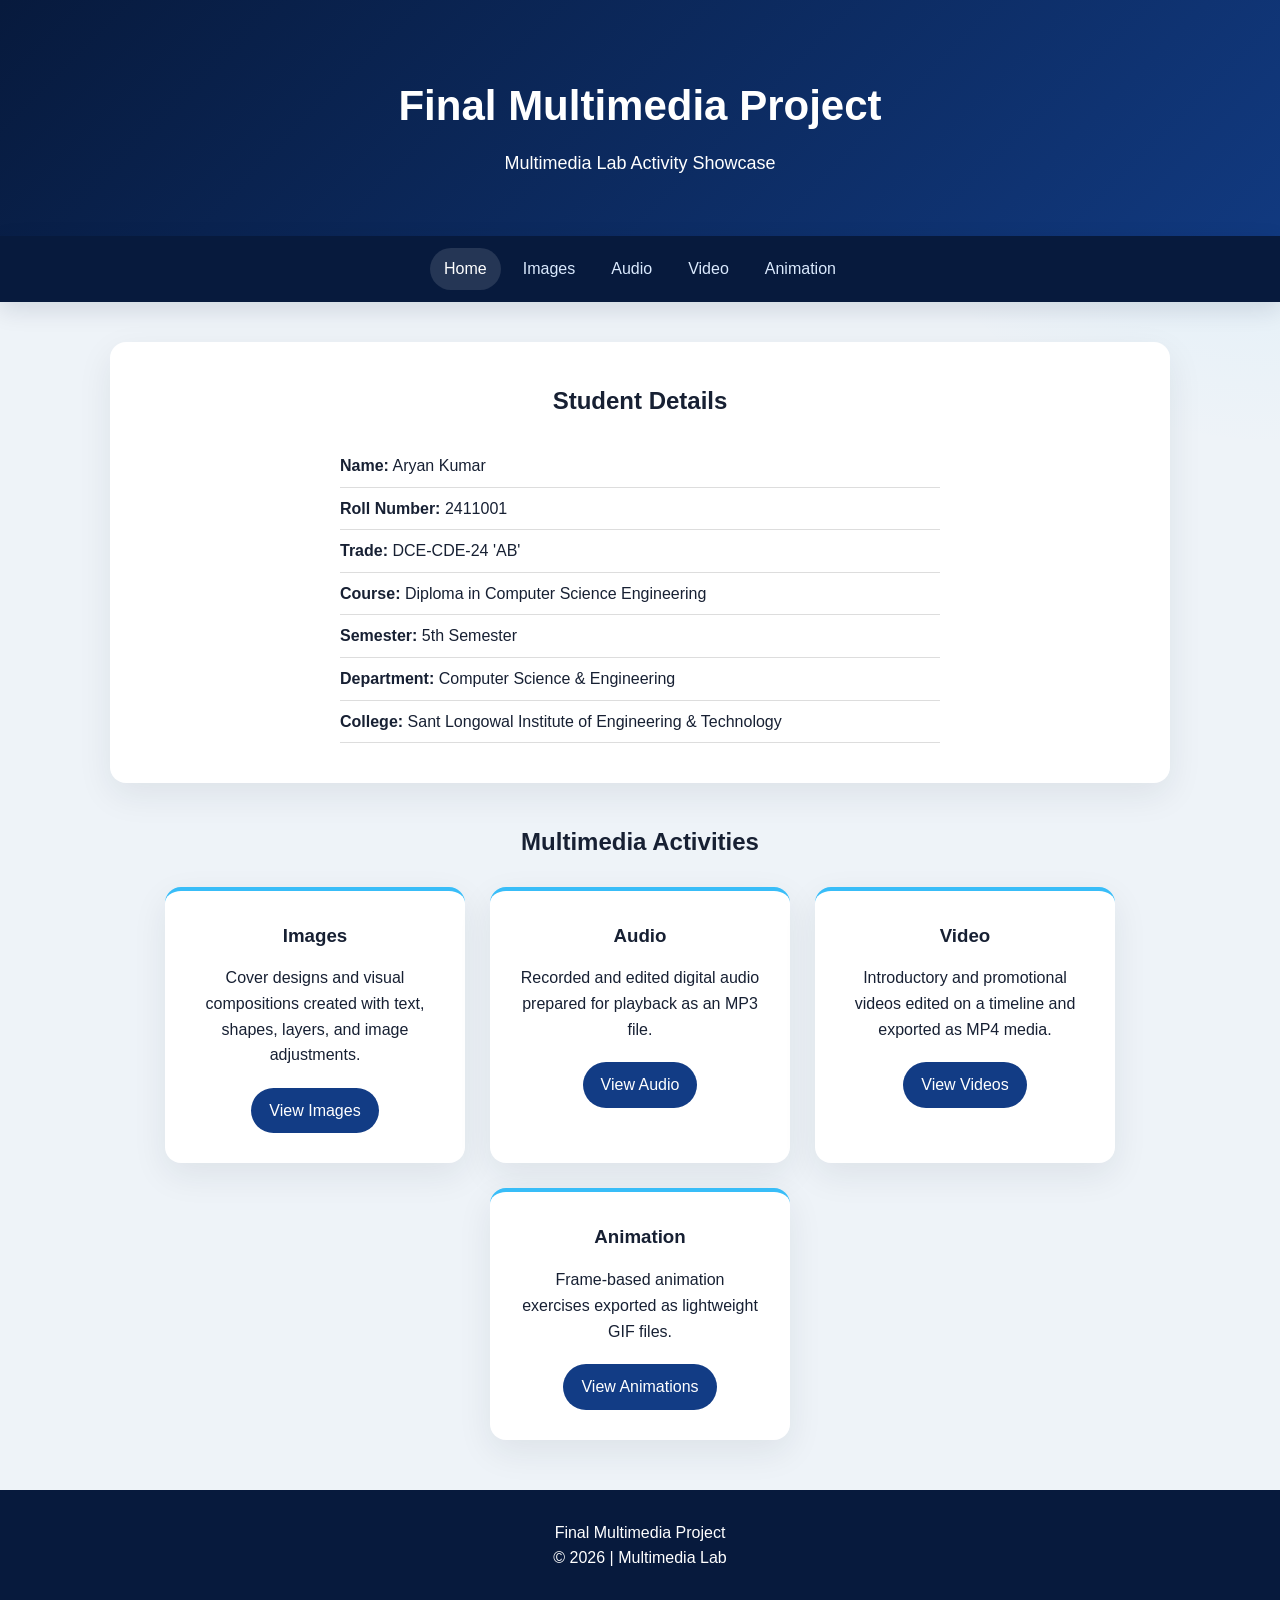
<file: index.html>
<!DOCTYPE html>
<html lang="en">
<head>
    <meta charset="UTF-8">
    <meta name="viewport" content="width=device-width, initial-scale=1.0">

    <title>Final Multimedia Project</title>

    <link rel="stylesheet" href="style.css">
</head>

<body>

    <!-- Header / Hero Section -->
    <header class="hero">
        <h1>Final Multimedia Project</h1>
        <p>Multimedia Lab Activity Showcase</p>
    </header>


    <!-- Navigation -->
    <nav class="navbar" aria-label="Main navigation">
        <a class="active" href="index.html">Home</a>
        <a href="images.html">Images</a>
        <a href="audio.html">Audio</a>
        <a href="video.html">Video</a>
        <a href="animations.html">Animation</a>
    </nav>


    <!-- Student Details -->
    <main>

        <section id="home" class="student-section">

            <h2>Student Details</h2>

            <div class="student-details">

                <p><strong>Name:</strong> Aryan Kumar</p>

                <p><strong>Roll Number:</strong> 2411001</p>

                <p><strong>Trade:</strong> DCE-CDE-24 'AB'</p>

                <p><strong>Course:</strong> Diploma in Computer Science Engineering</p>

                <p><strong>Semester:</strong> 5th Semester</p>

                <p><strong>Department:</strong> Computer Science & Engineering</p>

                <p><strong>College:</strong> Sant Longowal Institute of Engineering & Technology</p>

            </div>

        </section>


        <!-- Activities -->
        <section id="activities" class="activities-section">

            <h2>Multimedia Activities</h2>

            <div class="activity-container">

                <div class="activity-card" id="images">
                    <h3>Images</h3>
                    <p>
                        Cover designs and visual compositions created with
                        text, shapes, layers, and image adjustments.
                    </p>

                    <a href="images.html">View Images</a>
                </div>


                <div class="activity-card" id="audio">
                    <h3>Audio</h3>
                    <p>
                        Recorded and edited digital audio prepared for
                        playback as an MP3 file.
                    </p>

                    <a href="audio.html">View Audio</a>
                </div>


                <div class="activity-card" id="video">
                    <h3>Video</h3>
                    <p>
                        Introductory and promotional videos edited on a
                        timeline and exported as MP4 media.
                    </p>

                    <a href="video.html">View Videos</a>
                </div>

                <div class="activity-card" id="animation">
                    <h3>Animation</h3>
                    <p>
                        Frame-based animation exercises exported as
                        lightweight GIF files.
                    </p>

                    <a href="animations.html">View Animations</a>
                </div>

            </div>

        </section>

    </main>


    <!-- Footer -->
    <footer class="footer">

        <p>Final Multimedia Project</p>
        <p>© 2026 | Multimedia Lab</p>

    </footer>

</body>
</html>
</file>
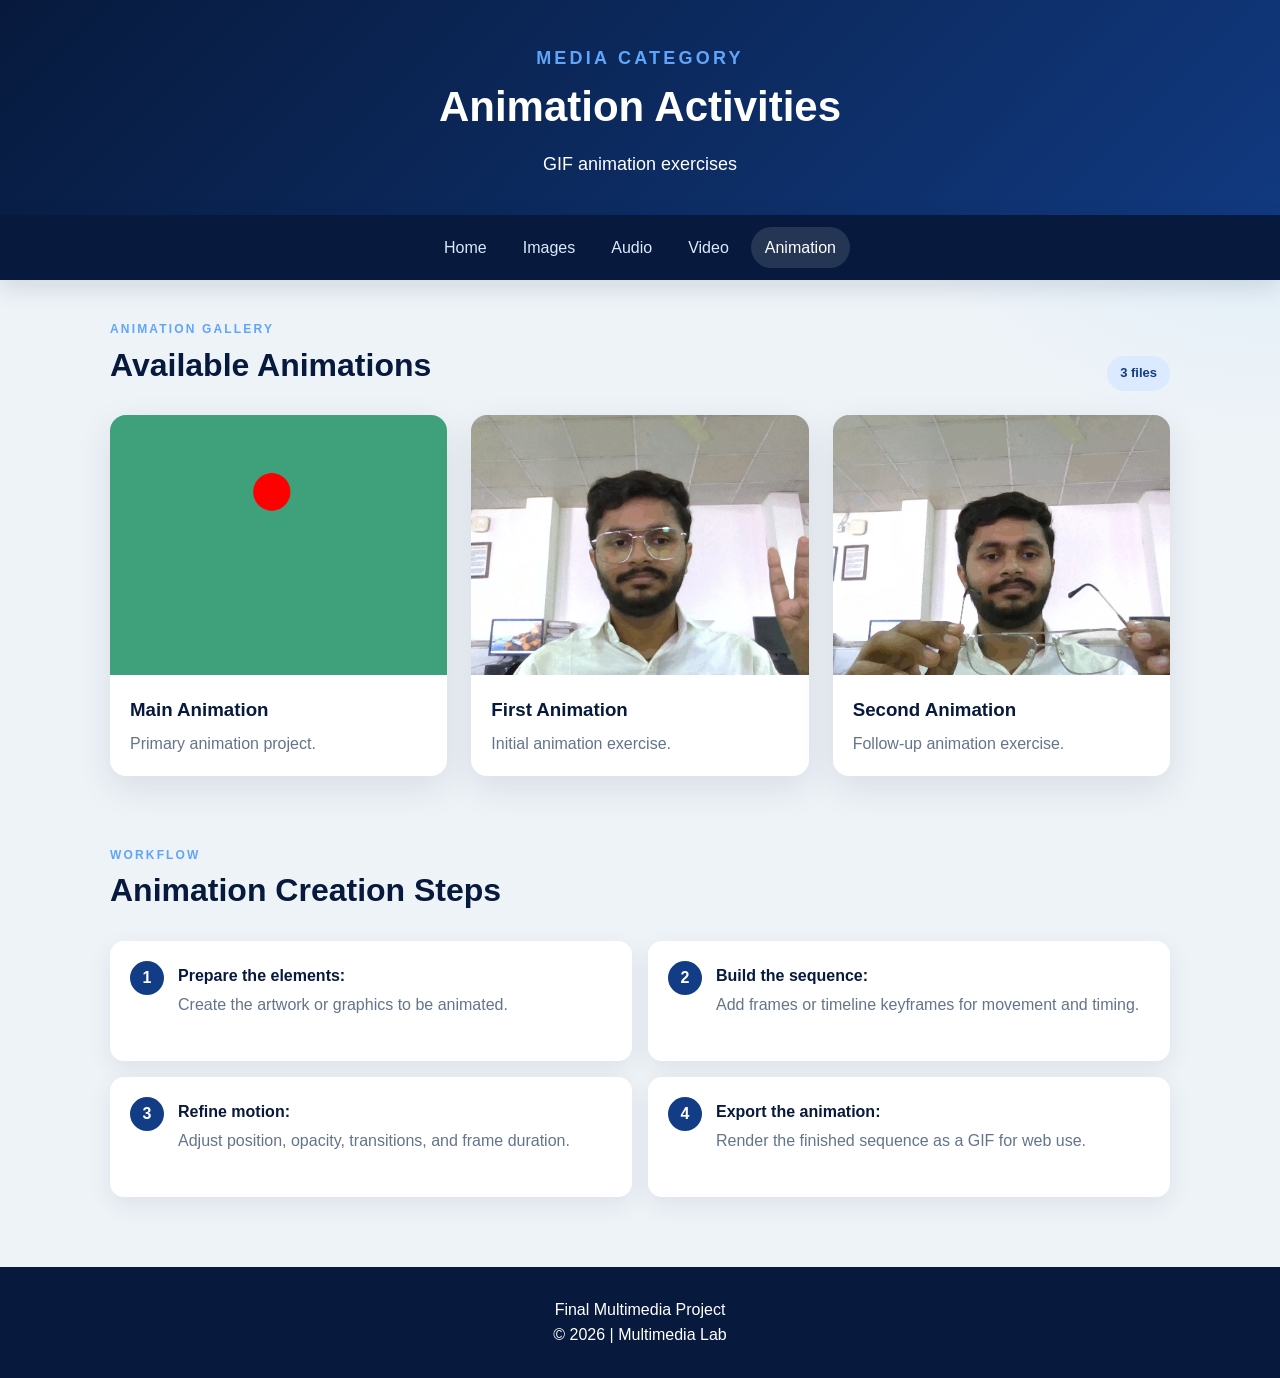
<file: animations.html>
<!DOCTYPE html>
<html lang="en">
<head>
    <meta charset="UTF-8">
    <meta name="viewport" content="width=device-width, initial-scale=1.0">
    <title>Animation Activities | Multimedia Project</title>
    <link rel="stylesheet" href="style.css">
</head>
<body>
    <header class="hero compact"><p class="eyebrow">MEDIA CATEGORY</p><h1>Animation Activities</h1><p>GIF animation exercises</p></header>
    <nav class="navbar" aria-label="Main navigation">
        <a href="index.html">Home</a><a href="images.html">Images</a><a href="audio.html">Audio</a><a href="video.html">Video</a><a class="active" href="animations.html">Animation</a>
    </nav>
    <main>
        <section class="content-section">
            <div class="section-heading"><div><p class="eyebrow">ANIMATION GALLERY</p><h2>Available Animations</h2></div><span class="status-pill">3 files</span></div>
            <div class="media-grid">
                <article class="media-card"><a class="media-link" href="animation/Animation.gif" target="_blank" rel="noopener"><img src="animation/Animation.gif" alt="Main multimedia animation"></a><div class="media-info"><h3>Main Animation</h3><p>Primary animation project.</p></div></article>
                <article class="media-card"><a class="media-link" href="animation/first.gif" target="_blank" rel="noopener"><img src="animation/first.gif" alt="First animation exercise"></a><div class="media-info"><h3>First Animation</h3><p>Initial animation exercise.</p></div></article>
                <article class="media-card"><a class="media-link" href="animation/Second.gif" target="_blank" rel="noopener"><img src="animation/Second.gif" alt="Second animation exercise"></a><div class="media-info"><h3>Second Animation</h3><p>Follow-up animation exercise.</p></div></article>
            </div>
        </section>
        <section class="content-section process-section">
            <div class="section-heading"><div><p class="eyebrow">WORKFLOW</p><h2>Animation Creation Steps</h2></div></div>
            <ol class="process-list">
                <li><strong>Prepare the elements:</strong> Create the artwork or graphics to be animated.</li>
                <li><strong>Build the sequence:</strong> Add frames or timeline keyframes for movement and timing.</li>
                <li><strong>Refine motion:</strong> Adjust position, opacity, transitions, and frame duration.</li>
                <li><strong>Export the animation:</strong> Render the finished sequence as a GIF for web use.</li>
            </ol>
        </section>
    </main>
    <footer class="footer"><p>Final Multimedia Project</p><p>© 2026 | Multimedia Lab</p></footer>
</body>
</html>
</file>
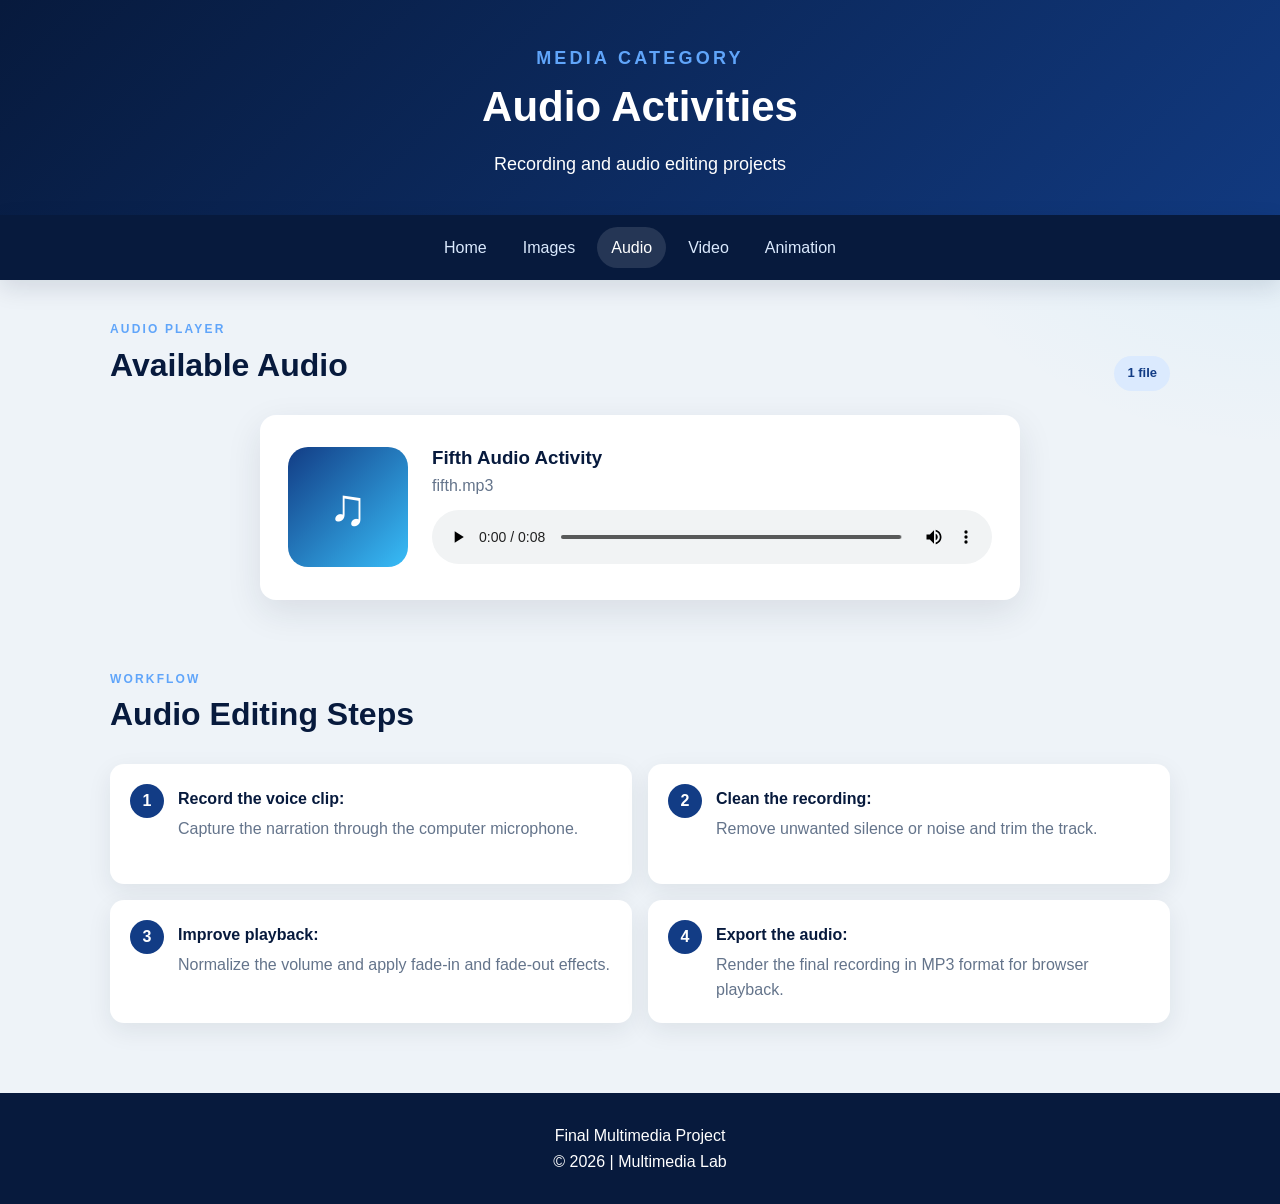
<file: audio.html>
<!DOCTYPE html>
<html lang="en">
<head>
    <meta charset="UTF-8">
    <meta name="viewport" content="width=device-width, initial-scale=1.0">
    <title>Audio Activities | Multimedia Project</title>
    <link rel="stylesheet" href="style.css">
</head>
<body class="audio-page">
    <header class="hero compact"><p class="eyebrow">MEDIA CATEGORY</p><h1>Audio Activities</h1><p>Recording and audio editing projects</p></header>
    <nav class="navbar" aria-label="Main navigation">
        <a href="index.html">Home</a><a href="images.html">Images</a><a class="active" href="audio.html">Audio</a><a href="video.html">Video</a><a href="animations.html">Animation</a>
    </nav>
    <main>
        <section class="content-section">
            <div class="section-heading"><div><p class="eyebrow">AUDIO PLAYER</p><h2>Available Audio</h2></div><span class="status-pill">1 file</span></div>
            <article class="audio-card">
                <div class="audio-icon" aria-hidden="true">♫</div>
                <div class="audio-details"><h3>Fifth Audio Activity</h3><p>fifth.mp3</p><audio controls preload="metadata"><source src="audio/fifth.mp3" type="audio/mpeg">Your browser does not support the audio element.</audio></div>
            </article>
        </section>
        <section class="content-section process-section">
            <div class="section-heading"><div><p class="eyebrow">WORKFLOW</p><h2>Audio Editing Steps</h2></div></div>
            <ol class="process-list">
                <li><strong>Record the voice clip:</strong> Capture the narration through the computer microphone.</li>
                <li><strong>Clean the recording:</strong> Remove unwanted silence or noise and trim the track.</li>
                <li><strong>Improve playback:</strong> Normalize the volume and apply fade-in and fade-out effects.</li>
                <li><strong>Export the audio:</strong> Render the final recording in MP3 format for browser playback.</li>
            </ol>
        </section>
    </main>
    <footer class="footer"><p>Final Multimedia Project</p><p>© 2026 | Multimedia Lab</p></footer>
</body>
</html>
</file>
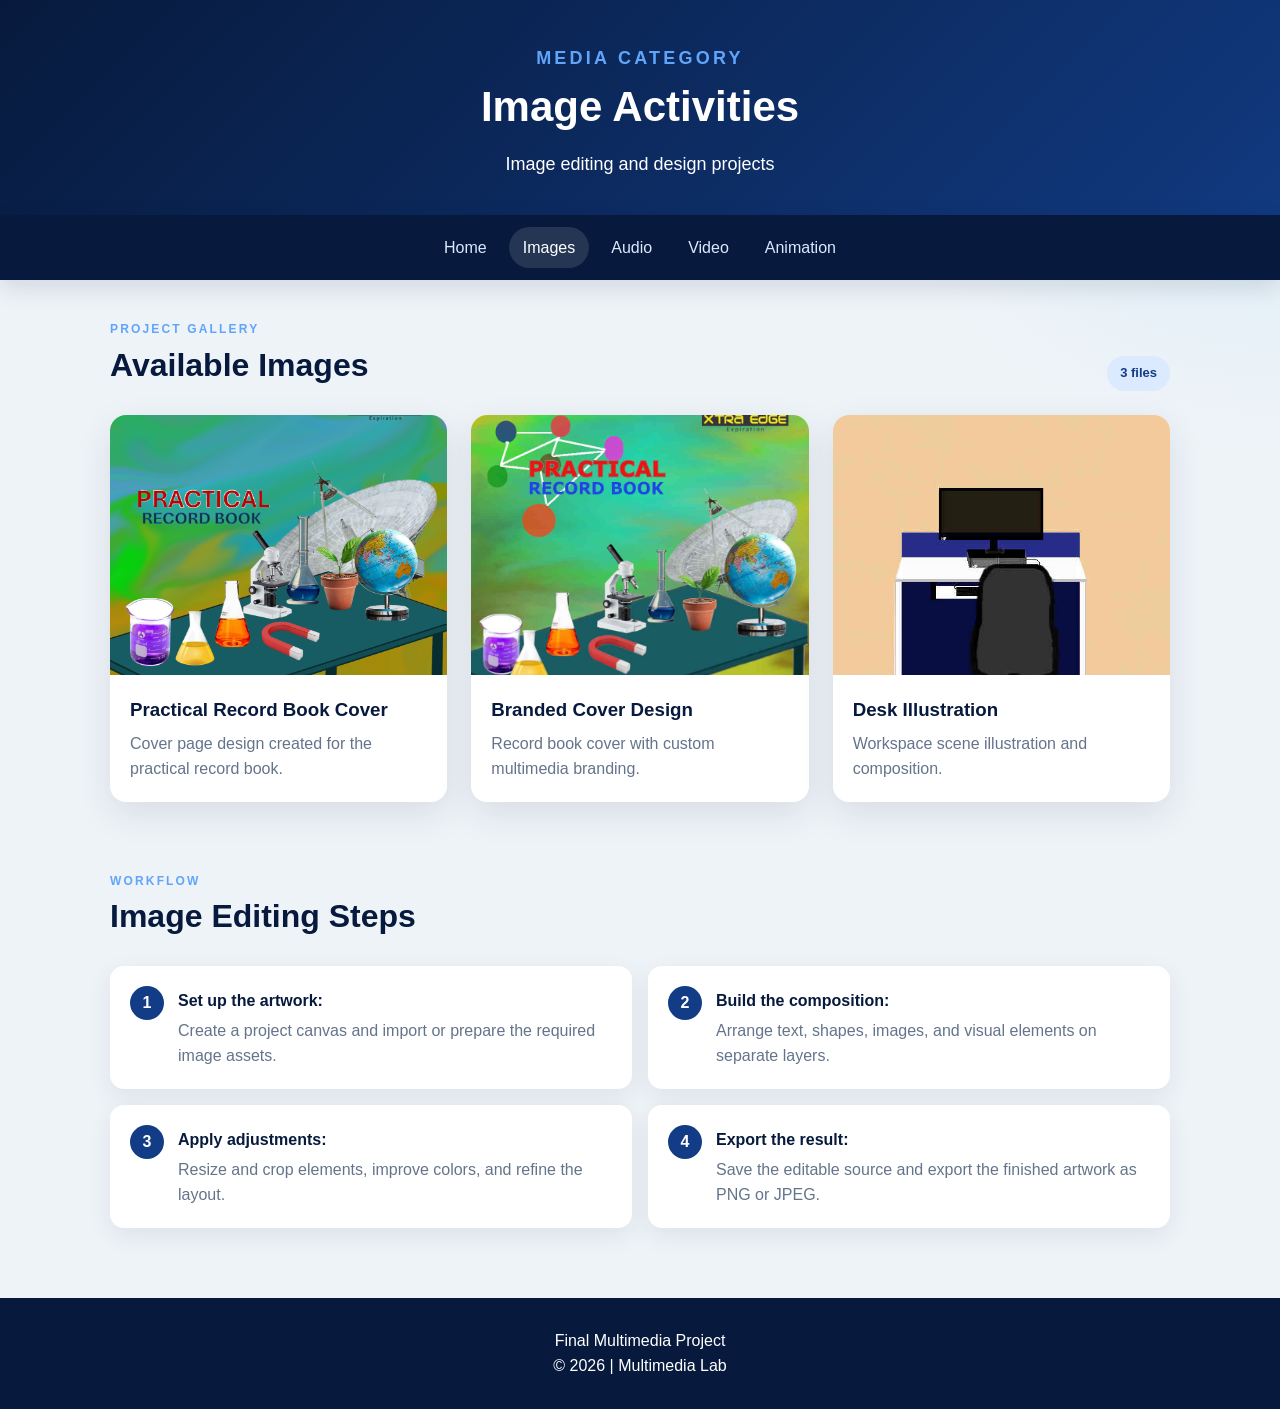
<file: images.html>
<!DOCTYPE html>
<html lang="en">
<head>
    <meta charset="UTF-8">
    <meta name="viewport" content="width=device-width, initial-scale=1.0">
    <title>Image Activities | Multimedia Project</title>
    <link rel="stylesheet" href="style.css">
</head>
<body>
    <header class="hero compact"><p class="eyebrow">MEDIA CATEGORY</p><h1>Image Activities</h1><p>Image editing and design projects</p></header>
    <nav class="navbar" aria-label="Main navigation">
        <a href="index.html">Home</a><a class="active" href="images.html">Images</a><a href="audio.html">Audio</a><a href="video.html">Video</a><a href="animations.html">Animation</a>
    </nav>
    <main>
        <section class="content-section">
            <div class="section-heading"><div><p class="eyebrow">PROJECT GALLERY</p><h2>Available Images</h2></div><span class="status-pill">3 files</span></div>
            <div class="media-grid">
                <article class="media-card"><a class="media-link" href="images/Coverpage.png" target="_blank" rel="noopener"><img src="images/Coverpage.png" alt="Practical record book cover"></a><div class="media-info"><h3>Practical Record Book Cover</h3><p>Cover page design created for the practical record book.</p></div></article>
                <article class="media-card"><a class="media-link" href="images/cover_Aryan_Kumar_2411001.jpeg" target="_blank" rel="noopener"><img src="images/cover_Aryan_Kumar_2411001.jpeg" alt="Branded practical record book cover"></a><div class="media-info"><h3>Branded Cover Design</h3><p>Record book cover with custom multimedia branding.</p></div></article>
                <article class="media-card"><a class="media-link" href="images/desk_Aryan_Kumar_2411001.jpeg" target="_blank" rel="noopener"><img src="images/desk_Aryan_Kumar_2411001.jpeg" alt="Desk and workspace illustration"></a><div class="media-info"><h3>Desk Illustration</h3><p>Workspace scene illustration and composition.</p></div></article>
            </div>
        </section>
        <section class="content-section process-section">
            <div class="section-heading"><div><p class="eyebrow">WORKFLOW</p><h2>Image Editing Steps</h2></div></div>
            <ol class="process-list">
                <li><strong>Set up the artwork:</strong> Create a project canvas and import or prepare the required image assets.</li>
                <li><strong>Build the composition:</strong> Arrange text, shapes, images, and visual elements on separate layers.</li>
                <li><strong>Apply adjustments:</strong> Resize and crop elements, improve colors, and refine the layout.</li>
                <li><strong>Export the result:</strong> Save the editable source and export the finished artwork as PNG or JPEG.</li>
            </ol>
        </section>
    </main>
    <footer class="footer"><p>Final Multimedia Project</p><p>© 2026 | Multimedia Lab</p></footer>
</body>
</html>
</file>
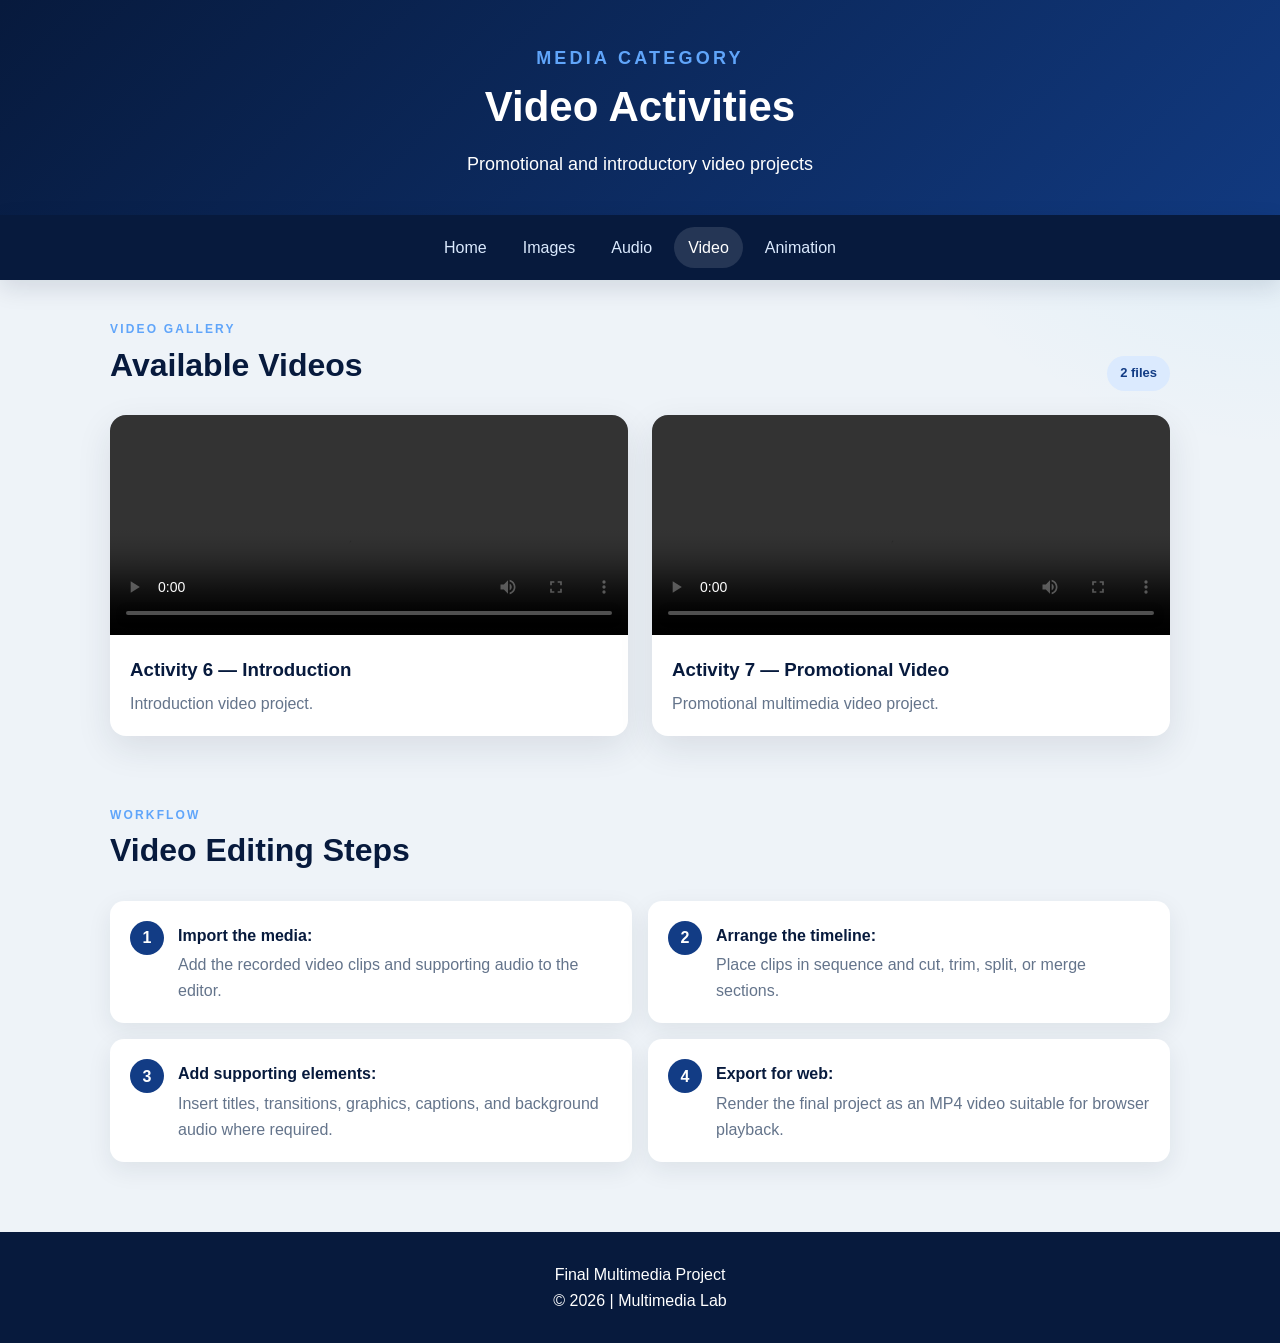
<file: video.html>
<!DOCTYPE html>
<html lang="en">
<head>
    <meta charset="UTF-8">
    <meta name="viewport" content="width=device-width, initial-scale=1.0">
    <title>Video Activities | Multimedia Project</title>
    <link rel="stylesheet" href="style.css">
</head>
<body>
    <header class="hero compact"><p class="eyebrow">MEDIA CATEGORY</p><h1>Video Activities</h1><p>Promotional and introductory video projects</p></header>
    <nav class="navbar" aria-label="Main navigation">
        <a href="index.html">Home</a><a href="images.html">Images</a><a href="audio.html">Audio</a><a class="active" href="video.html">Video</a><a href="animations.html">Animation</a>
    </nav>
    <main>
        <section class="content-section">
            <div class="section-heading"><div><p class="eyebrow">VIDEO GALLERY</p><h2>Available Videos</h2></div><span class="status-pill">2 files</span></div>
            <div class="media-grid video-grid">
                <article class="media-card"><video controls preload="metadata"><source src="video/Activity_6_Introduction.mp4" type="video/mp4"></video><div class="media-info"><h3>Activity 6 — Introduction</h3><p>Introduction video project.</p></div></article>
                <article class="media-card"><video controls preload="metadata"><source src="video/Activity_7_Promotional_video.mp4" type="video/mp4"></video><div class="media-info"><h3>Activity 7 — Promotional Video</h3><p>Promotional multimedia video project.</p></div></article>
            </div>
        </section>
        <section class="content-section process-section">
            <div class="section-heading"><div><p class="eyebrow">WORKFLOW</p><h2>Video Editing Steps</h2></div></div>
            <ol class="process-list">
                <li><strong>Import the media:</strong> Add the recorded video clips and supporting audio to the editor.</li>
                <li><strong>Arrange the timeline:</strong> Place clips in sequence and cut, trim, split, or merge sections.</li>
                <li><strong>Add supporting elements:</strong> Insert titles, transitions, graphics, captions, and background audio where required.</li>
                <li><strong>Export for web:</strong> Render the final project as an MP4 video suitable for browser playback.</li>
            </ol>
        </section>
    </main>
    <footer class="footer"><p>Final Multimedia Project</p><p>© 2026 | Multimedia Lab</p></footer>
</body>
</html>
</file>
<file: style.css>
/* Basic Reset */
* {
    margin: 0;
    padding: 0;
    box-sizing: border-box;
}

:root {
    --navy: #071a3d;
    --blue: #123c85;
    --cyan: #38bdf8;
    --green: #22c55e;
    --gold: #f59e0b;
    --ink: #172033;
    --surface: #ffffff;
}


/* Body */
body {
    font-family: "Segoe UI", Arial, sans-serif;
    background:
        radial-gradient(circle at top right, rgba(56, 189, 248, 0.12), transparent 28rem),
        #eef3f8;
    color: var(--ink);
    line-height: 1.6;
}

body.audio-page {
    min-height: 100vh;
    display: flex;
    flex-direction: column;
}

body.audio-page main {
    width: 100%;
    flex: 1;
}


/* Hero Section */
.hero {
    text-align: center;
    padding: 72px 20px 58px;
    background:
        linear-gradient(135deg, rgba(7, 26, 61, 0.96), rgba(18, 60, 133, 0.92)),
        var(--navy);
    color: white;
}

.hero.compact {
    padding: 44px 20px 36px;
}

.eyebrow {
    color: #60a5fa;
    font-size: 12px;
    font-weight: 800;
    letter-spacing: 0.18em;
    text-transform: uppercase;
}

.hero h1 {
    font-size: 42px;
    margin-bottom: 10px;
}

.hero p {
    font-size: 18px;
}


/* Navigation */
.navbar {
    display: flex;
    justify-content: center;
    gap: 8px;
    padding: 12px;
    background-color: var(--navy);
    box-shadow: 0 8px 24px rgba(7, 26, 61, 0.12);
    position: sticky;
    top: 0;
    z-index: 10;
}

.navbar a {
    color: #dbeafe;
    text-decoration: none;
    font-size: 16px;
    padding: 8px 14px;
    border-radius: 999px;
}

.navbar a:hover,
.navbar a.active {
    background: rgba(255, 255, 255, 0.12);
    color: white;
}


/* Main Sections */
main {
    max-width: 1100px;
    margin: auto;
}


/* Student Details */
.student-section {
    background-color: var(--surface);
    margin: 40px 20px;
    padding: 40px;
    border-radius: 16px;
    box-shadow: 0 12px 35px rgba(31, 41, 55, 0.08);
}

.student-section h2,
.activities-section h2 {
    text-align: center;
    margin-bottom: 25px;
}

.student-details {
    max-width: 600px;
    margin: auto;
}

.student-details p {
    padding: 8px 0;
    border-bottom: 1px solid #ddd;
}


/* Activities */
.activities-section {
    margin: 40px 20px;
}

.activity-container {
    display: flex;
    gap: 25px;
    justify-content: center;
    flex-wrap: wrap;
}


/* Activity Cards */
.activity-card {
    background-color: var(--surface);
    width: 300px;
    padding: 30px;
    border-radius: 16px;
    text-align: center;
    border-top: 4px solid var(--cyan);
    box-shadow: 0 12px 35px rgba(31, 41, 55, 0.08);
    transition: transform 0.2s ease, box-shadow 0.2s ease;
}

.activity-card:hover {
    transform: translateY(-6px);
    box-shadow: 0 18px 40px rgba(31, 41, 55, 0.14);
}

.activity-card h3 {
    margin-bottom: 15px;
}

.activity-card p {
    margin-bottom: 20px;
}

.activity-card a {
    display: inline-block;
    padding: 10px 18px;
    background-color: var(--blue);
    color: white;
    text-decoration: none;
    border-radius: 999px;
}

.activity-card a:hover {
    background-color: var(--navy);
}


/* Media pages */
.content-section {
    margin: 40px 20px 70px;
}

.section-heading {
    display: flex;
    align-items: end;
    justify-content: space-between;
    margin-bottom: 24px;
}

.section-heading h2 {
    font-size: 32px;
    color: var(--navy);
}

.status-pill {
    background: #dbeafe;
    color: var(--blue);
    border-radius: 999px;
    padding: 7px 13px;
    font-size: 13px;
    font-weight: 800;
}

.media-grid {
    display: grid;
    grid-template-columns: repeat(auto-fit, minmax(280px, 1fr));
    gap: 24px;
}

.media-card {
    overflow: hidden;
    background: var(--surface);
    border-radius: 16px;
    box-shadow: 0 12px 35px rgba(31, 41, 55, 0.10);
}

.media-card > img,
.media-card > a > img,
.media-card > video {
    width: 100%;
    height: 260px;
    display: block;
    object-fit: cover;
    background: #dbe3ed;
}

.media-link {
    display: block;
    cursor: zoom-in;
}

.media-link:focus-visible {
    outline: 3px solid var(--cyan);
    outline-offset: -3px;
}

.video-grid .media-card > video {
    height: 220px;
}

.media-info {
    padding: 20px;
}

.media-info h3 {
    color: var(--navy);
    margin-bottom: 6px;
}

.media-info p {
    color: #64748b;
}

.process-section {
    margin-top: 10px;
}

.process-list {
    display: grid;
    grid-template-columns: repeat(2, minmax(0, 1fr));
    gap: 16px;
    list-style: none;
    counter-reset: process-step;
}

.process-list li {
    position: relative;
    min-height: 120px;
    padding: 22px 20px 20px 68px;
    background: var(--surface);
    border-radius: 14px;
    box-shadow: 0 8px 24px rgba(31, 41, 55, 0.08);
    color: #64748b;
    counter-increment: process-step;
}

.process-list li::before {
    content: counter(process-step);
    position: absolute;
    left: 20px;
    top: 20px;
    width: 34px;
    height: 34px;
    display: grid;
    place-items: center;
    border-radius: 50%;
    background: var(--blue);
    color: white;
    font-weight: 800;
}

.process-list strong {
    display: block;
    margin-bottom: 4px;
    color: var(--navy);
}

.audio-card {
    display: grid;
    grid-template-columns: 120px 1fr;
    gap: 24px;
    align-items: center;
    max-width: 760px;
    width: 100%;
    margin: 0 auto;
    background: var(--surface);
    border-radius: 16px;
    padding: 28px;
    box-shadow: 0 12px 35px rgba(31, 41, 55, 0.10);
}

.audio-icon {
    width: 120px;
    height: 120px;
    display: grid;
    place-items: center;
    border-radius: 20px;
    background: linear-gradient(135deg, var(--blue), var(--cyan));
    color: white;
    font-size: 52px;
}

.audio-details h3 {
    color: var(--navy);
}

.audio-details p {
    color: #64748b;
    margin-bottom: 12px;
}

.audio-details audio {
    width: 100%;
    max-width: 100%;
}


/* Footer */
.footer {
    text-align: center;
    margin-top: 50px;
    padding: 30px;
    background: var(--navy);
    color: white;
}

body.audio-page .footer {
    margin-top: auto;
}


/* Responsive Design */
@media (max-width: 600px) {

    .hero h1 {
        font-size: 30px;
    }

    .navbar {
        overflow-x: auto;
        justify-content: flex-start;
        flex-wrap: nowrap;
        gap: 4px;
    }

    .navbar a {
        white-space: nowrap;
    }

    .student-section {
        padding: 25px;
    }

    .section-heading {
        align-items: flex-start;
    }

    .audio-card {
        grid-template-columns: 1fr;
        text-align: center;
        gap: 18px;
        padding: 22px 18px;
    }

    .audio-icon {
        margin: 0 auto;
    }

    .content-section {
        margin: 28px 16px 40px;
    }

    .section-heading h2 {
        font-size: 26px;
    }

    .process-list {
        grid-template-columns: 1fr;
    }

    body.audio-page .footer {
        padding: 20px 14px;
    }

}
</file>
